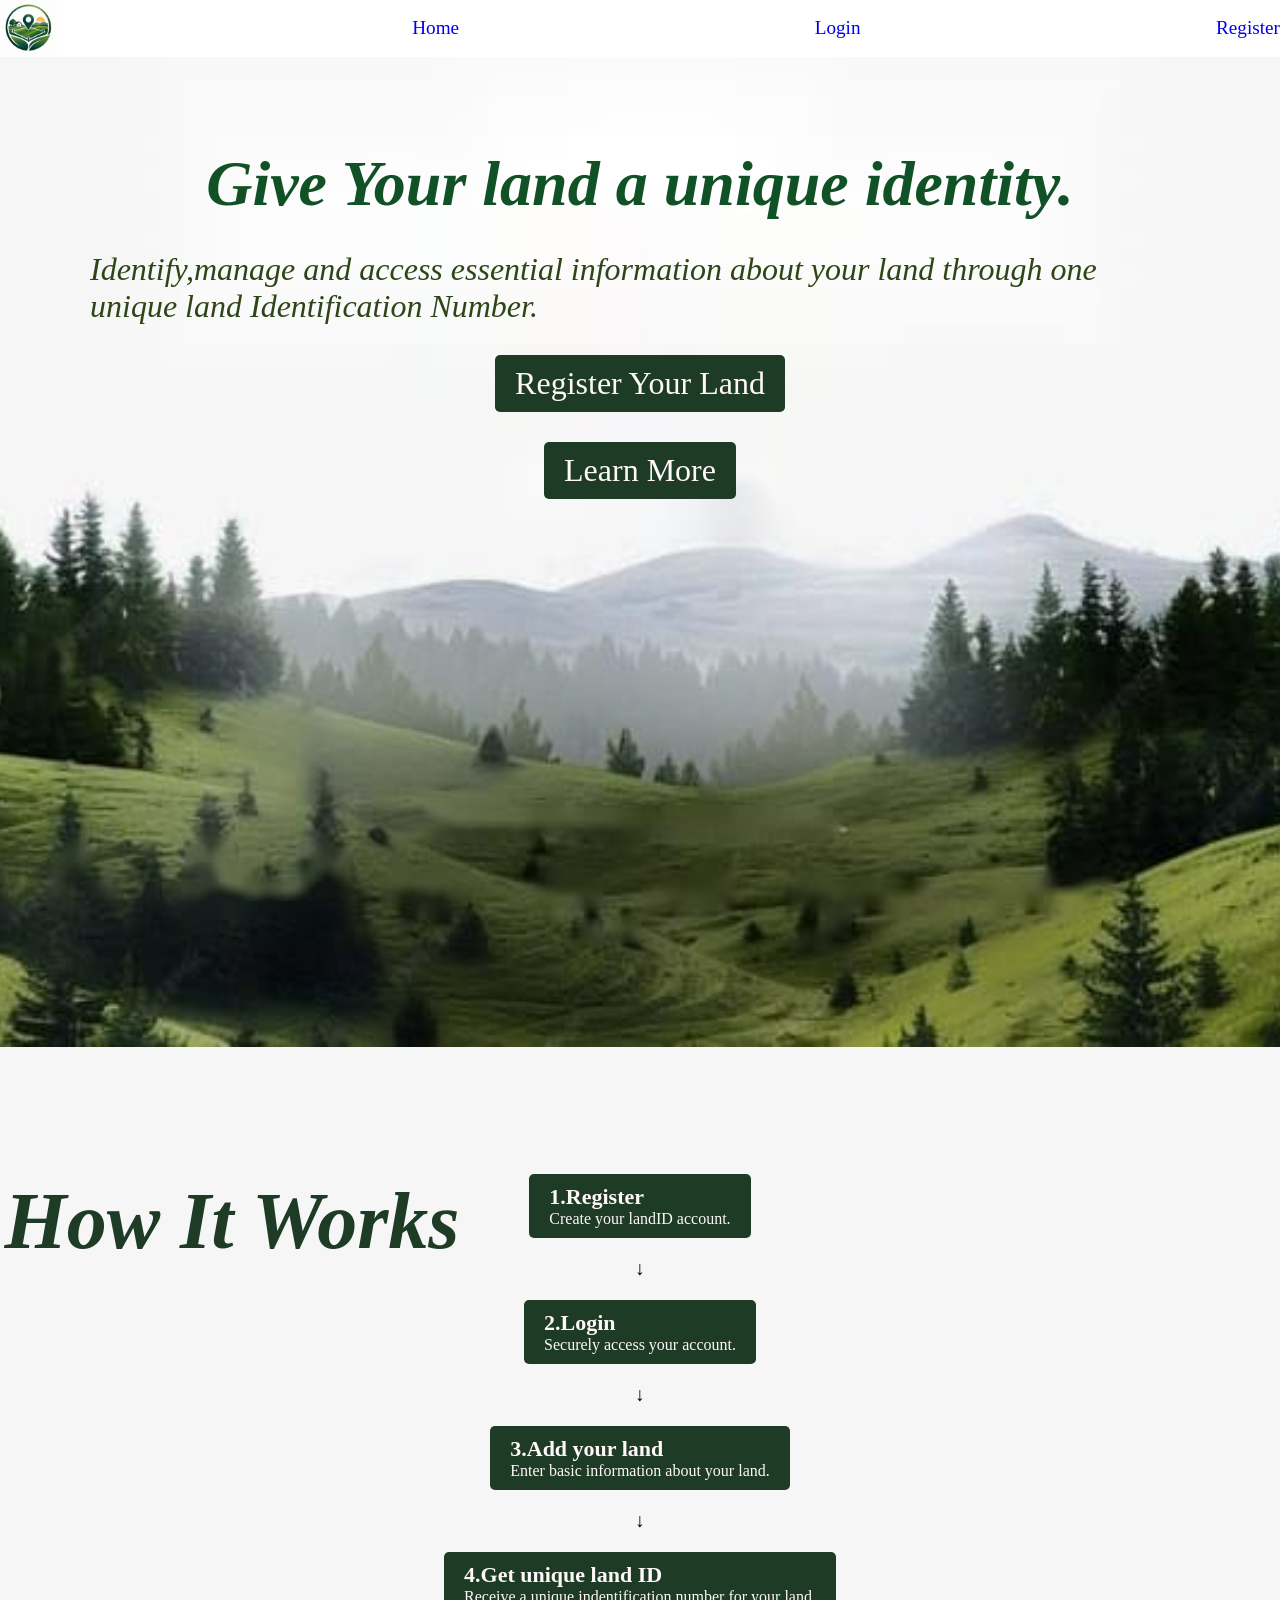
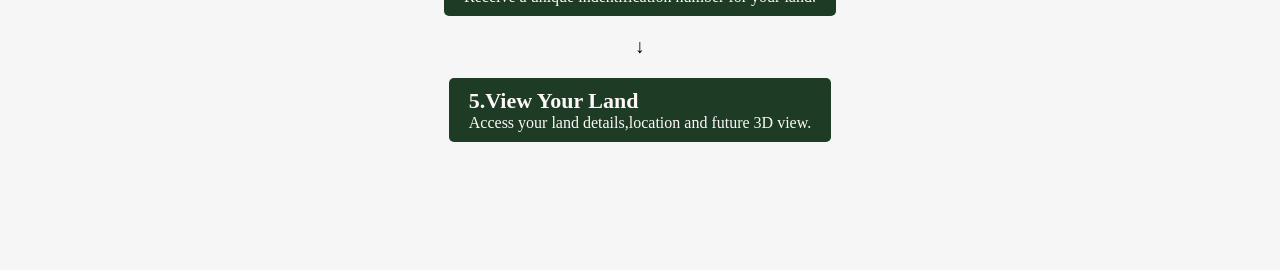
<file: index.html>
<!DOCTYPE html>
<html lang="en">

<head>
    <meta charset="UTF-8">
    <meta name="viewport" content="width=device-width, initial-scale=1.0">
    <title>Land-unique-ID-system</title>
    <style>
        * {
            margin: 0;
            padding: 0;
        }

        body {
            margin: 0;
            background-color: #f6f6f6;
        }

        #logo {
            height: 1.5cm;


        }

        .navbar {

            display: flex;
            justify-content: space-between;
            align-items: center;
            background-color: white;
            height: 1.5cm;
            font-family: Georgia, 'Times New Roman', Times, serif;
            font-size: larger;
            

        }

        .links {

            display: flex;
            gap: 150px;
            font-weight: 600;
            font-size: larger;

        }

        .hero {
            height: calc(100vh);
            background-image: url(Images/background.jpeg);
            background-size: cover;
            background-position: center;
            background-repeat: no-repeat;
            display: flex;
            flex-direction: column;
            gap: 30px;
            justify-content: left;
            align-items: center;
            margin: auto 0;
            padding: 90px 90px 0;


        }

        .heading {
            font-size: 400%;
            font-style: oblique;
            font-weight: 800;
            color: rgb(17, 81, 38);

        }

        .subheading {
            font-size: 200%;
            font-style: italic;
            color: rgb(46, 69, 24);


        }

        .hero-links {
            font-size: 200%;
            background-color: #1e3b26;
            color: rgb(255, 248, 248);
            padding: 10px 20px;
            border-radius: 5px;
            text-decoration: none;
        }

        .working {
            height: calc(91.5vh);
            display: flex;
            justify-content: center;
            flex-direction: column;
            align-items: center;
            gap: 20px;
        }

        h2 {
            font-size: 250%;
            text-align: center;
            color: #1e3b26;
            font-style: oblique;
            position: absolute;
            left: 50px;
            margin-bottom: 37%;


            transform: translate(-10%);
            font-size: 500%;


        }

        .arrow {
            font-size: larger;
            font-weight: 100%;
        }

        h3 {
            font-size: 22px;
            font-family: 'Times New Roman', Times, serif;
            display: flex;
            align-items: center;
        }

        .button-work {
            background-color: #1e3b26;
            color: rgb(255, 248, 248);
            padding: 10px 20px;
            border-radius: 5px;
            text-decoration: none;
            
        }
    </style>
</head>
<nav class="navbar">
    <img id="logo" src="Images/logo.jpeg" alt="Logo">
    <a style="text-decoration: none;" href="index.html">Home</a>
    <a style="text-decoration: none;" href="login.html">Login</a>
    <a style="text-decoration: none;" href="register.html">Register</a>
</nav>



<body>
    <main>
        <section>




            <div class="hero">

                <p class="heading">Give Your land a unique identity.</p>
                <p class="subheading">Identify,manage and access essential information about your land through one
                    unique land Identification
                    Number.</p>
                <a class="hero-links" href="register.html">Register Your Land</a>
                <a class="hero-links" href="#how-it-works">Learn More</a>

            </div>
        </section>

        <section>
            <div id="how-it-works" class="working">
                <h2>How It Works</h2>


                <span class="button-work">
                    <h3>1.Register</h3>
                    <p>Create your landID account.</p>
                </span>

                <div class="arrow">↓</div>


                <span class="button-work">
                    <h3>2.Login</h3>
                    <p>Securely access your account.</p>
                </span>


                <div class="arrow">↓</div>


                <span class="button-work">
                    <h3>3.Add your land</h3>
                    <p>Enter basic information about your land.</p>
                </span>

                <div class="arrow">↓</div>

                <span class="button-work">
                    <h3>4.Get unique land ID</h3>
                    <p>Receive a unique indentification number for your land.</p>
                </span>

                <div class="arrow">↓</div>

                <span class="button-work">
                    <h3> 5.View Your Land</h3>
                    <p>Access your land details,location and future 3D view.</p>

                </span>
            </div>



        </section>


    </main>
    <footer></footer>

</body>

</html>
</file>
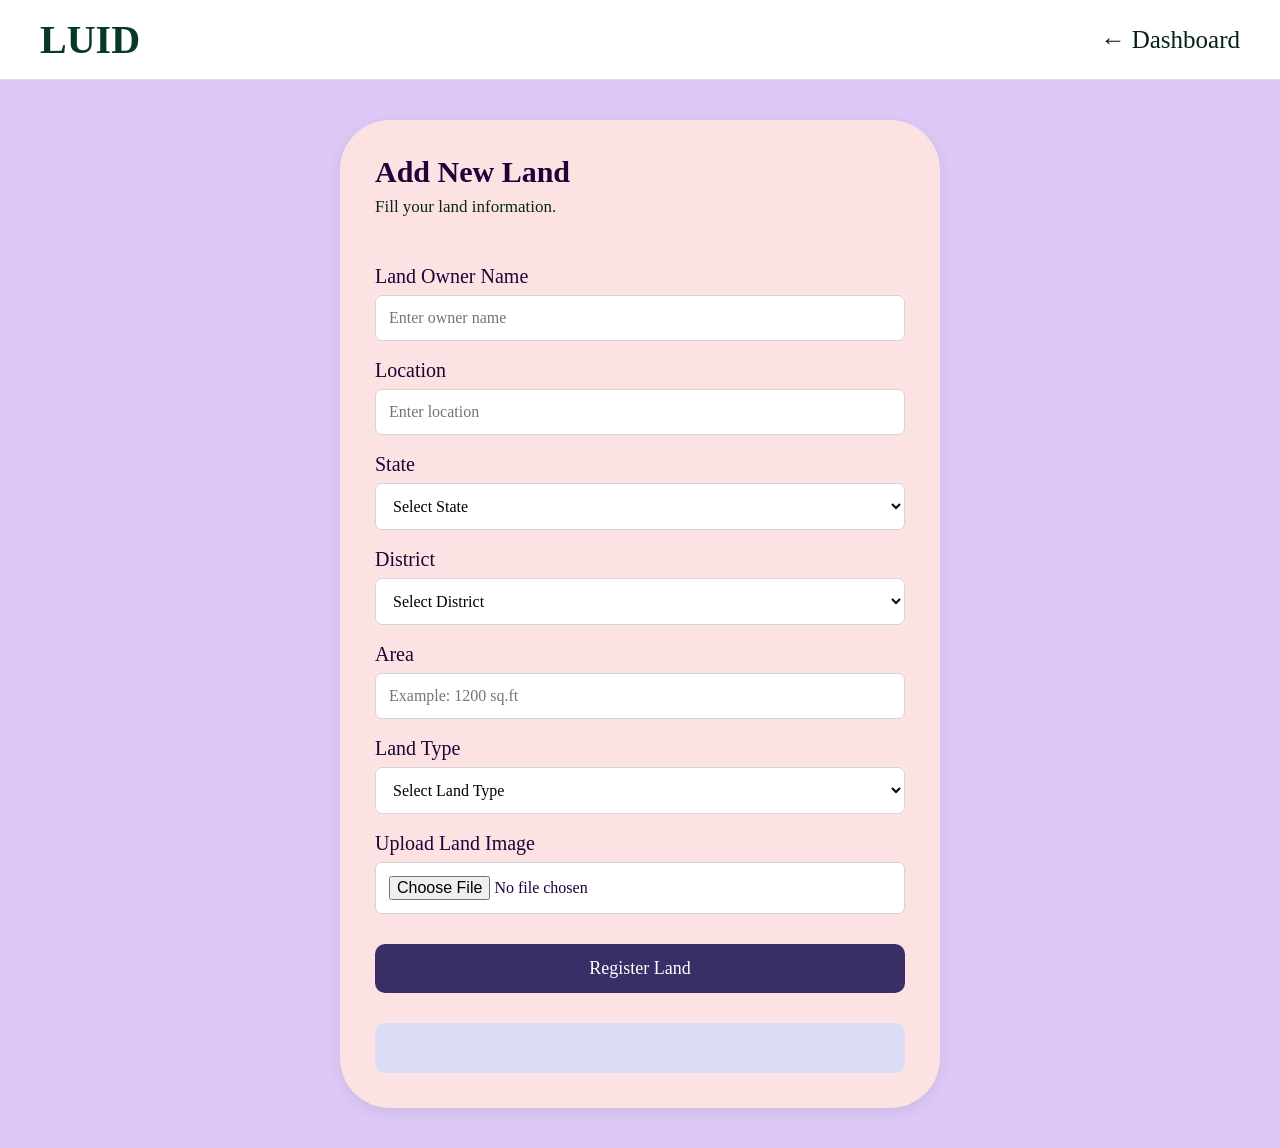
<file: add-land.html>
<!DOCTYPE html>
<html lang="en">

<head>
    <meta charset="UTF-8">
    <meta name="viewport" content="width=device-width, initial-scale=1.0">

    <title>Add New Land - LandID</title>

    <link rel="stylesheet" href="add-land.css">
</head>

<body>

    <!-- Header -->
    <header class="header">
        <h1>LUID</h1>

        <a href="dashboard.html">← Dashboard</a>
    </header>


    <!-- Main Content -->
    <main class="container">

        <h2>Add New Land</h2>

        <p class="subtitle">
            Fill your land information.
        </p>


        <!-- Land Form -->
        <form id="landForm">

            <!-- Owner -->
            <label for="ownerName">Land Owner Name</label>

            <input type="text" id="ownerName" placeholder="Enter owner name" required>


            <!-- Location -->
            <label for="location">Location</label>

            <input type="text" id="location" placeholder="Enter location" required>


            <!-- State -->
            <label for="state">State</label>

            <select id="state" required>

                <option value="">Select State</option>

                <option value="Maharashtra">Maharashtra</option>
                <option value="Gujarat">Gujarat</option>
                <option value="Karnataka">Karnataka</option>
                <option value="Delhi">Delhi</option>
                <option value="Rajasthan">Rajasthan</option>
                <option value="Goa">Goa</option>

            </select>


            <!-- District -->
            <label for="district">District</label>

            <select id="district" required>

                <option value="">Select District</option>

                <option value="Pune">Pune</option>
                <option value="Mumbai">Mumbai</option>
                <option value="Nashik">Nashik</option>
                <option value="Ahmedabad">Ahmedabad</option>
                <option value="Surat">Surat</option>
                <option value="Bengaluru">Bengaluru</option>
                <option value="Jaipur">Jaipur</option>
                <option value="Panaji">Panaji</option>

            </select>


            <!-- Area -->
            <label for="area">Area</label>

            <input type="text" id="area" placeholder="Example: 1200 sq.ft" required>


            <!-- Land Type -->
            <label for="landType">Land Type</label>

            <select id="landType" required>

                <option value="">Select Land Type</option>

                <option value="Agricultural Land">
                    Agricultural Land
                </option>

                <option value="Residential Land">
                    Residential Land
                </option>

                <option value="Commercial Land">
                    Commercial Land
                </option>

            </select>


            <!-- Image -->
            <label for="landImage">Upload Land Image</label>

            <input type="file" id="landImage" accept="image/*">


            <!-- Button -->
            <button type="submit">
                Register Land
            </button>

        </form>


        <!-- Result -->
        <div id="result"></div>

    </main>


    <script src="add-land.js"></script>

</body>

</html>
</file>
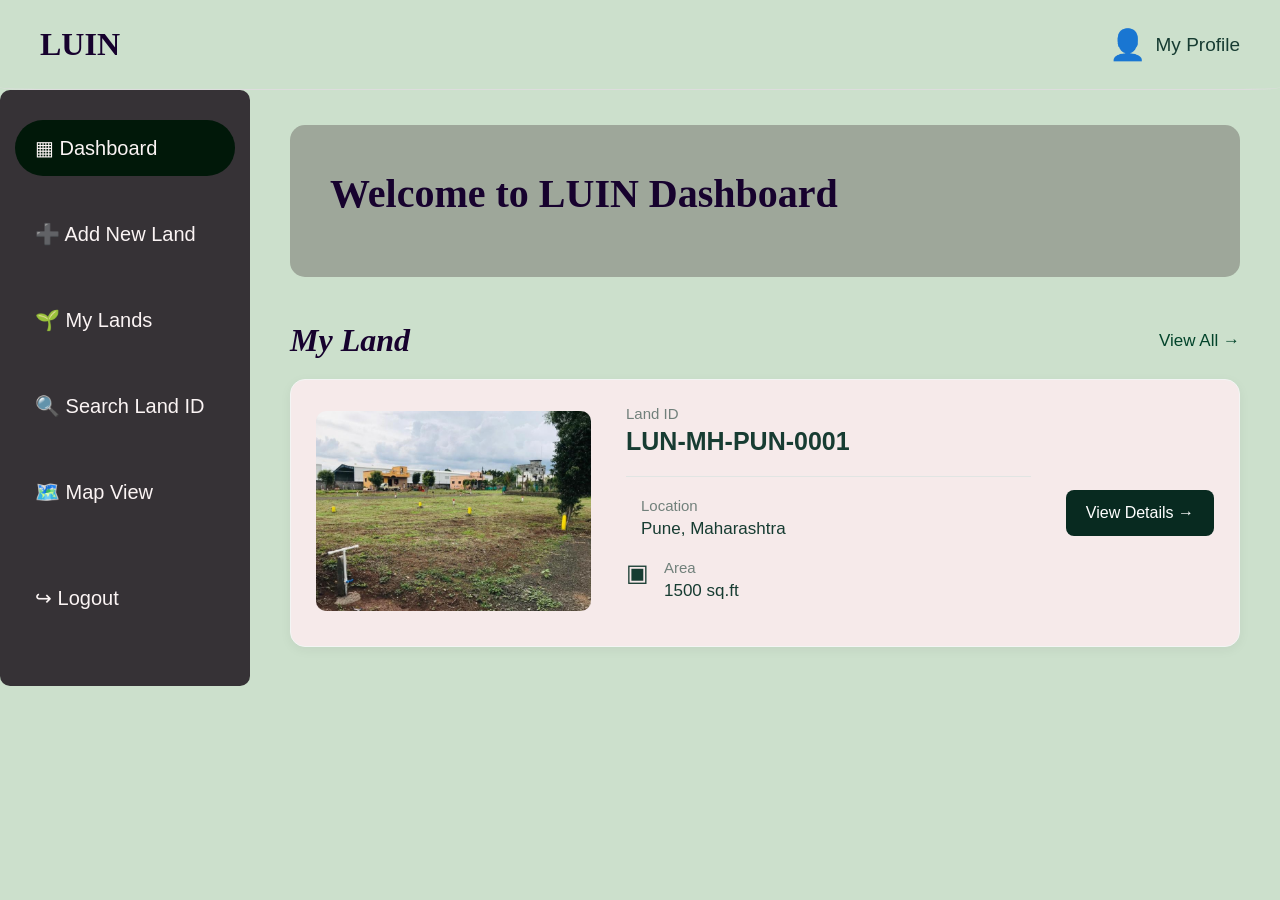
<file: dashboard.html>
<!DOCTYPE html>
<html lang="en">

<head>
    <meta charset="UTF-8">
    <meta name="viewport" content="width=device-width, initial-scale=1.0">

    <title>LandID Dashboard</title>

    <link rel="stylesheet" href="dashboard.css">
</head>

<body>

    <!-- Header -->
    <header class="header">
        

        <div  class="logo">
            <h1>LUIN</h1>
            
        </div>

        

        
        
        <div class="profile">
            <span>👤</span>
            <p>My Profile</p>
        </div>

    </header>


    <!-- Dashboard Layout -->
    <div class="dashboard-container">


        <!-- Sidebar -->
        <aside class="sidebar">

            <a href="dashboard.html" class="active">
                 ▦ Dashboard
            </a>

            <a href="add-land.html">
                ➕ Add New Land
            </a>

            <a href="my-land.html">
                🌱 My Lands
            </a>

            <a href="search-land.html">
                🔍 Search Land ID
            </a>

            <a href="map.html">
                🗺️ Map View
            </a>

            <a href="index.html" class="logout">
                ↪ Logout
            </a>

        </aside>


        <!-- Main Content -->
        <main class="main">


            <!-- Welcome Section -->
            <section class="welcome">

                <h1>Welcome to LUIN Dashboard</h1>

                
            </section>


            <!-- My Land -->
            <section class="my-land">

                <div class="section-title">

                    <h2>My Land</h2>

                    <a href="my-land.html">
                        View All →
                    </a>

                </div>


                <!-- Land Card -->
                <div class="land-card">


                    <!-- Land Image -->
                    <div class="land-image">

                        <img
                            src="Images/land.png"
                            alt="Registered Land"
                        >

                    </div>


                    <!-- Land Information -->
                    <div class="land-info">

                        <p class="label">
                            Land ID
                        </p>

                        <h3>
                            LUN-MH-PUN-0001
                        </h3>

                        <hr>


                        <div class="info">

                            <span></span>

                            <div>

                                <p class="label">
                                    Location
                                </p>

                                <p>
                                    Pune, Maharashtra
                                </p>

                            </div>

                        </div>


                        <div class="info">

                            <span>▣</span>

                            <div>

                                <p class="label">
                                    Area
                                </p>

                                <p>
                                    1500 sq.ft
                                </p>

                            </div>

                        </div>

                    </div>


                    <!-- View Details -->
                    <a
                        href="land-details.html"
                        class="view-button"
                    >
                        View Details →
                    </a>


                </div>

            </section>

        </main>

    </div>

</body>

</html>
</file>
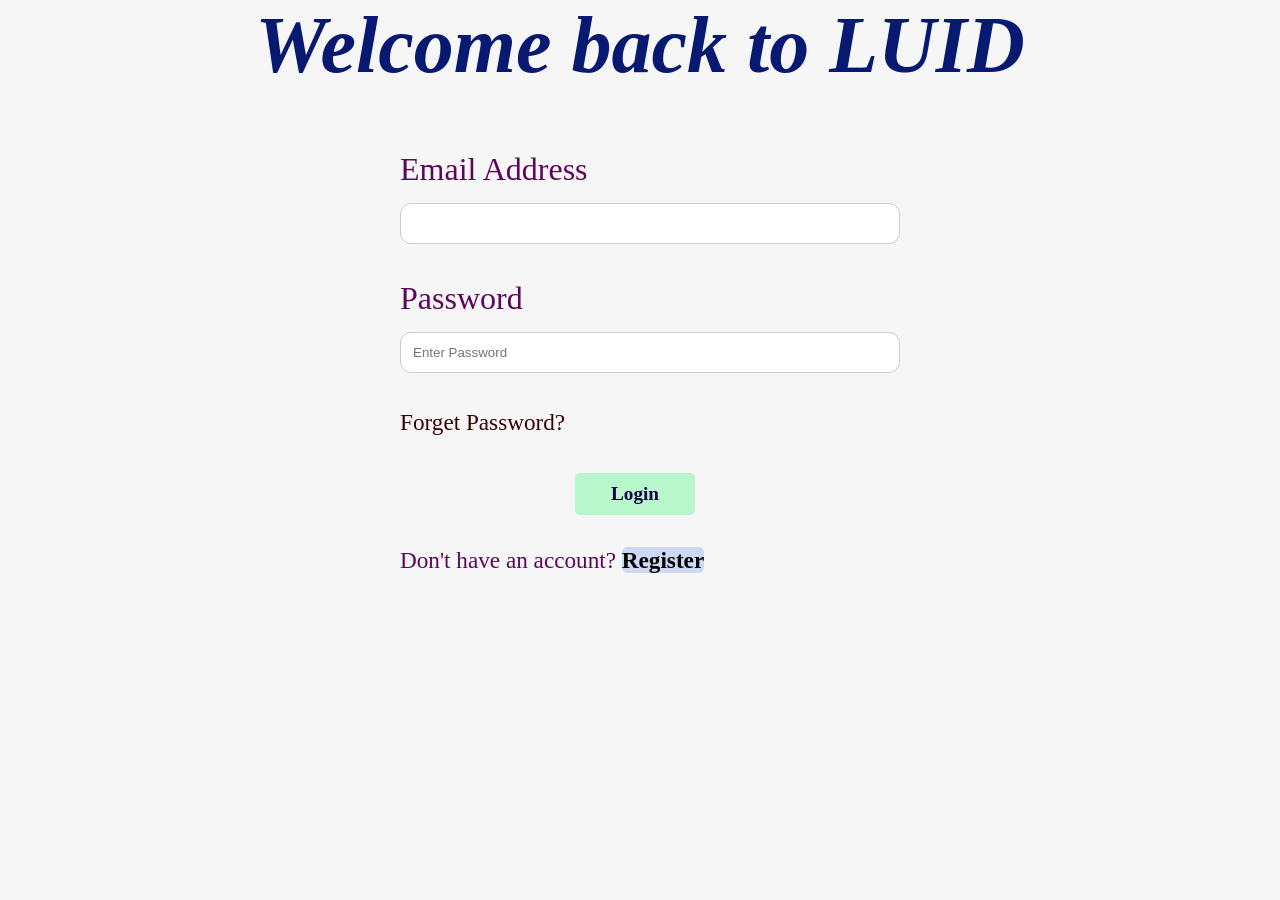
<file: login.html>
<!DOCTYPE html>
<html lang="en">

<head>
    <meta charset="UTF-8">
    <meta name="viewport" content="width=device-width, initial-scale=1.0">
    <title>Login</title>
    <style>
        body {
            margin: 0;
            background-color: #f6f6f6;
        }

        h1 {
            display: flex;
            justify-content: center;
            font-weight: 700;
            font-style: oblique;
            color: rgb(7, 25, 113);
            font-size: 500%;
            margin: 0;
        }

        form {

            display: flex;
            flex-direction: column;
            justify-content: center;
            padding: 20px 20px;
            border-radius: 57px;
            width: 500px;
        }

        label {
            display: block;
            margin-bottom: 6px;
            font-size: 28px;
        }

        input {
            width: 100%;
            padding: 12px;
            border: 1px solid #ccc;
            border-radius: 11px;
            box-sizing: border-box;
        }

        form {
            padding: 60px 400px;
            display: flex;
            gap: 9px;
            color: rgb(92, 7, 92);
        }

        label {
            font-size: 200%;
        }

        .login {
            background-color: #b8f6cb;
            color: rgb(19, 4, 71);
            padding: 10px 10px;
            border-radius: 5px;
            width: 20%;
            text-decoration: none;
            font-weight: 700;
            font-size: 120%;
            margin-top: 1px;
            margin-left: 35%;
            display: flex;
            justify-content: center;
            font-family: Georgia, 'Times New Roman', Times, serif;
        }

        .question {
            font-size: 145%;
        }

        .register {
            background-color: #cedaf3;
            color: black;
            border-radius: 5px;
            width: 30%;
            text-decoration: none;
            font-weight: 800;
        }

        .forget-password {
            text-decoration: none;
            font-size: 145%;
            color: rgb(56, 2, 2);
        }
    </style>
</head>

<body>
    <main>
        <section>
            <h1>Welcome back to LUID</h1>
            <form action="">
                <label for="email">Email Address</label>
                <input type="email" id="email" name="email"required> <br>

                <label for="password">Password</label>
                <input type="password" id="password" name="password" placeholder="Enter Password"required><br>
                <a class="forget-password" href="">Forget Password?</a><br>


                <a class="login" href="dashboard.html">Login</a>
                 <!-- <button typle="submit" class="login" >login</button> -->

                <p class="question">Don't have an account?
                    <a class="register" href="register.html">Register</a>
                </p>







            </form>
        </section>
    </main>
</body>

</html>
</file>
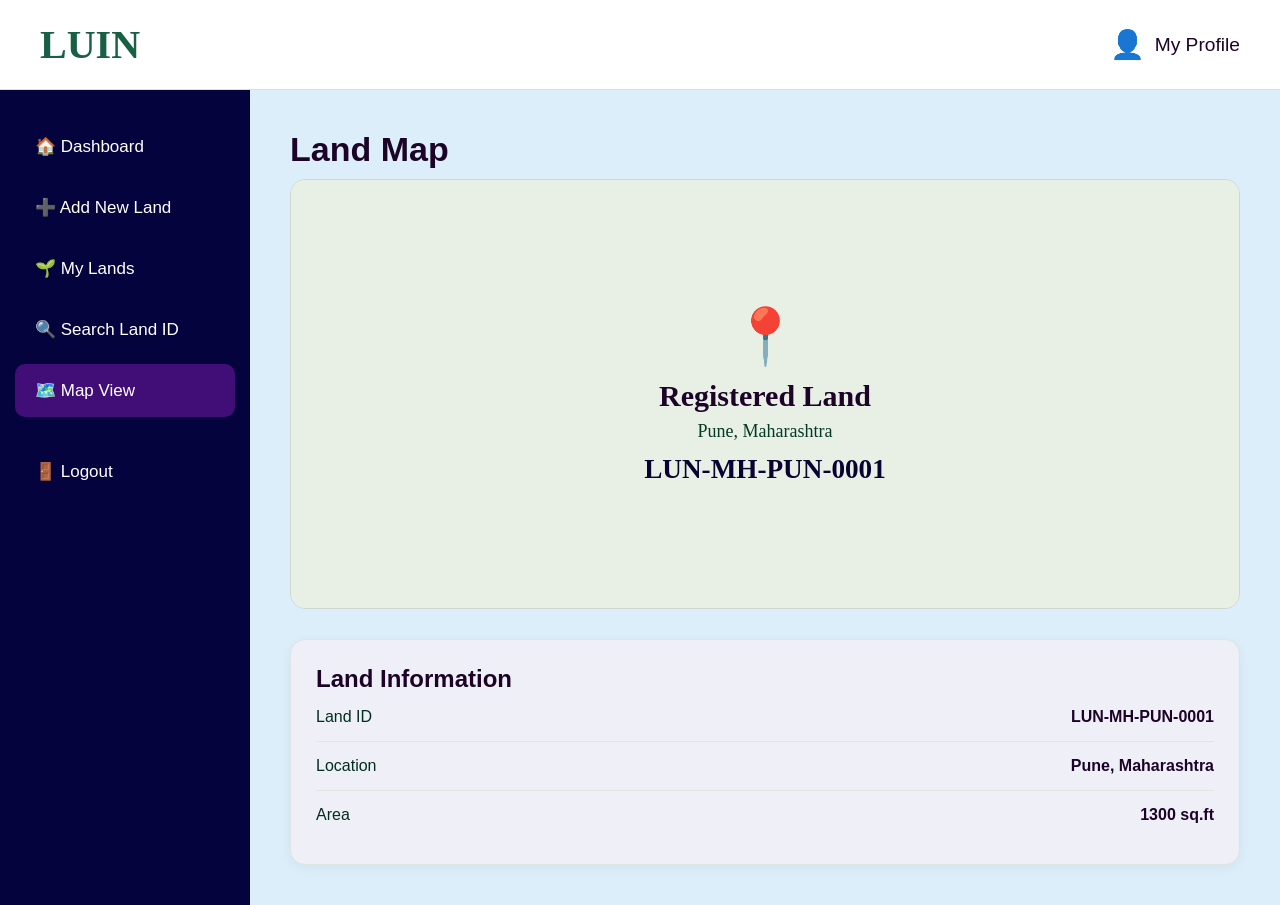
<file: map.html>
<!DOCTYPE html>
<html lang="en">

<head>
    <meta charset="UTF-8">
    <meta name="viewport" content="width=device-width, initial-scale=1.0">

    <title>Map View - LandID</title>

    <link rel="stylesheet" href="map.css">
</head>

<body>

    <!-- Header -->
    <header class="header">

        <div class="logo">
            <h1>LUIN</h1>
            
        </div>

        

        <div class="profile">
            <span>👤</span>
            <p>My Profile</p>
        </div>

    </header>


    <!-- Layout -->
    <div class="layout">

        <!-- Sidebar -->
        <aside class="sidebar">

            <a href="dashboard.html">
                🏠 Dashboard
            </a>

            <a href="add-land.html">
                ➕ Add New Land
            </a>

            <a href="my-land.html">
                🌱 My Lands
            </a>

            <a href="search-land.html">
                🔍 Search Land ID
            </a>

            <a href="map.html" class="active">
                🗺️ Map View
            </a>

            <a href="index.html" class="logout">
                🚪 Logout
            </a>

        </aside>


        <!-- Main Content -->
        <main class="main">

            <h1>Land Map</h1>

            


            <!-- Map -->
            <div class="map-container">

                <div class="map-placeholder">

                    <div class="location-marker">
                        📍
                    </div>

                    <h2>Registered Land</h2>

                    <p>
                        Pune, Maharashtra
                    </p>

                    <p class="land-id">
                        LUN-MH-PUN-0001
                    </p>

                </div>

            </div>


            <!-- Land Information -->
            <div class="land-info">

                <h2>Land Information</h2>

                <div class="info-row">
                    <span>Land ID</span>
                    <strong>LUN-MH-PUN-0001</strong>
                </div>

                <div class="info-row">
                    <span>Location</span>
                    <strong>Pune, Maharashtra</strong>
                </div>

                <div class="info-row">
                    <span>Area</span>
                    <strong>1300 sq.ft</strong>
                </div>

            </div>

        </main>

    </div>

</body>

</html>
</file>
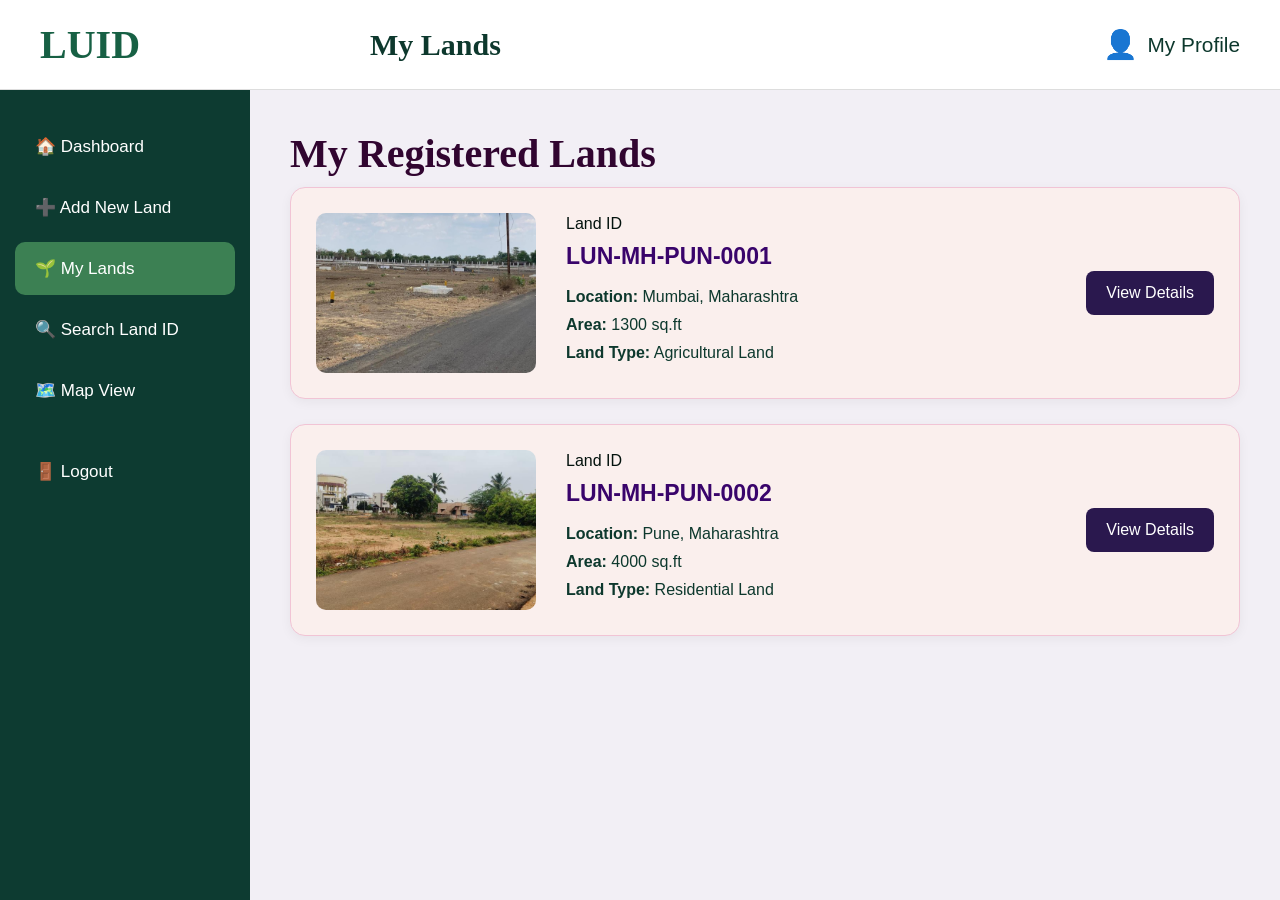
<file: my-land.html>
<!DOCTYPE html>
<html lang="en">

<head>
    <meta charset="UTF-8">
    <meta name="viewport" content="width=device-width, initial-scale=1.0">

    <title>My Lands - LandID</title>

    <link rel="stylesheet" href="my-land.css">
</head>

<body>

    <!-- Header -->
    <header class="header">

        <div class="logo">
            <h1>LUID</h1>
            
        </div>

        <h2>My Lands</h2>

        <div class="profile">
            <span>👤</span>
            <p>My Profile</p>
        </div>

    </header>


    <!-- Main Layout -->
    <div class="layout">


        <!-- Sidebar -->
        <aside class="sidebar">

            <a href="dashboard.html">
                🏠 Dashboard
            </a>

            <a href="add-land.html">
                ➕ Add New Land
            </a>

            <a href="my-land.html" class="active">
                🌱 My Lands
            </a>

            <a href="search-land.html">
                🔍 Search Land ID
            </a>

            <a href="map.html">
                🗺️ Map View
            </a>

            <a href="index.html" class="logout">
                🚪 Logout
            </a>

        </aside>


        <!-- Main Content -->
        <main class="main">

            <h1>My Registered Lands</h1>

            

            <!-- Land Card 1 -->
            <div class="land-card">

                <img
                    src="Images/land2.png"
                    alt="Land Image"
                >

                <div class="land-info">

                    <p class="label">Land ID</p>

                    <h2>LUN-MH-PUN-0001</h2>

                    <p>
                        <strong>Location:</strong>
                        Mumbai, Maharashtra
                    </p>

                    <p>
                        <strong>Area:</strong>
                        1300 sq.ft
                    </p>

                    <p>
                        <strong>Land Type:</strong>
                        Agricultural Land
                    </p>

                </div>

                <a
                    href="land-details.html"
                    class="view-button"
                >
                    View Details
                </a>

            </div>


            <!-- Land Card 2 -->
            <div class="land-card">

                <img
                    src="Images/land1.png"
                    alt="Land Image"
                >

                <div class="land-info">

                    <p class="label">Land ID</p>

                    <h2>LUN-MH-PUN-0002</h2>

                    <p>
                        <strong>Location:</strong>
                        Pune, Maharashtra
                    </p>

                    <p>
                        <strong>Area:</strong>
                        4000 sq.ft
                    </p>

                    <p>
                        <strong>Land Type:</strong>
                        Residential Land
                    </p>

                </div>

                <a
                    href="land-details.html"
                    class="view-button"
                >
                    View Details
                </a>

            </div>

        </main>

    </div>

</body>

</html>
</file>
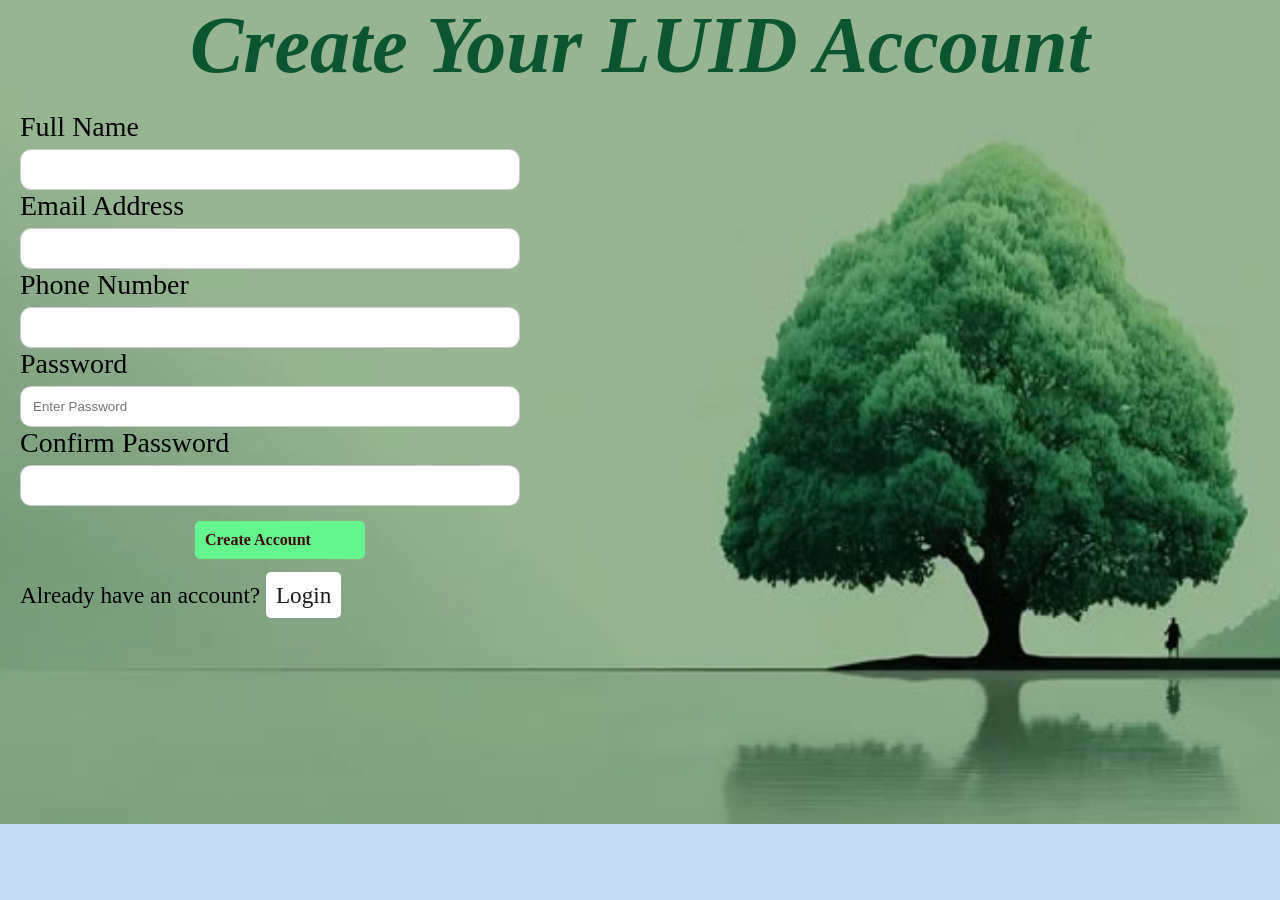
<file: register.html>
<!DOCTYPE html>
<html lang="en">

<head>
    <meta charset="UTF-8">
    <meta name="viewport" content="width=device-width, initial-scale=1.0">
    <title>Registration</title>
    <style>
        body {
            margin: 0;
            background-color: #f6f6f6;
            background-image: url(Images/register-background.jpeg);
            background-size: cover;
            background-position: center;
            background-repeat: no-repeat;
            background-color: #C5DCF2;
            height: calc(91.5vh);


        }

        h1 {
            color: #0b5531;
            font-style: oblique;
            font-size: 500%;
            display: flex;
            justify-content: center;
            margin: 0;

        }


        form {

            display: flex;
            flex-direction: column;
            justify-content: center;

            padding: 20px 20px;
            border-radius: 57px;

            width: 500px;

        }

        label {
            display: block;
            margin-bottom: 6px;
            font-size: 28px;


        }

        input {
            width: 100%;
            padding: 12px;
            border: 1px solid #ccc;
            border-radius: 11px;
            box-sizing: border-box;


        }

        .account {
            background-color: #64f58f;
            color: rgb(68, 5, 5);
            padding: 10px 10px;
            border-radius: 5px;
            width: 30%;
            text-decoration: none;
            font-weight: 800;
            font-size: 100%;
            margin-top: 15px;
            margin-left: 35%;
            font-family: Georgia, 'Times New Roman', Times, serif;



        }

        .question {
            font-size: 145%;

        }

        .login {
            text-decoration: none;
            color: rgb(23, 27, 25);
            padding: 10px 10px;
            border-radius: 5px;
            background-color: white;
            height: 12px;
        }
    </style>
</head>

<body>
    <main>
        <section>
            <h1>Create Your LUID Account</h1>

            <form>

                <label for="name">Full Name</label>
                <input type="text" id="name" name="name"required>

                <label for="email">Email Address</label>
                <input type="email" id="email" name="email"required>

                <label for="mobile">Phone Number</label>
                <input type="tel" id="mobile" name="mobile"required>

                <label for="password">Password</label>
                <input type="password" id="password" name="password" placeholder="Enter Password"required>

                <label for="password">Confirm Password</label>
                <input type="password" id="confirm-password" name="confirm-password"required>

                <a class="account" href="login.html">Create Account</a>
                 <!-- <button typle="submit" class="account" >Create Account</button> -->

                <p class="question">Already have an account?
                    <a class="login" href="login.html">Login</a>
                </p>





















            </form>
        </section>
    </main>

</body>

</html>
</file>
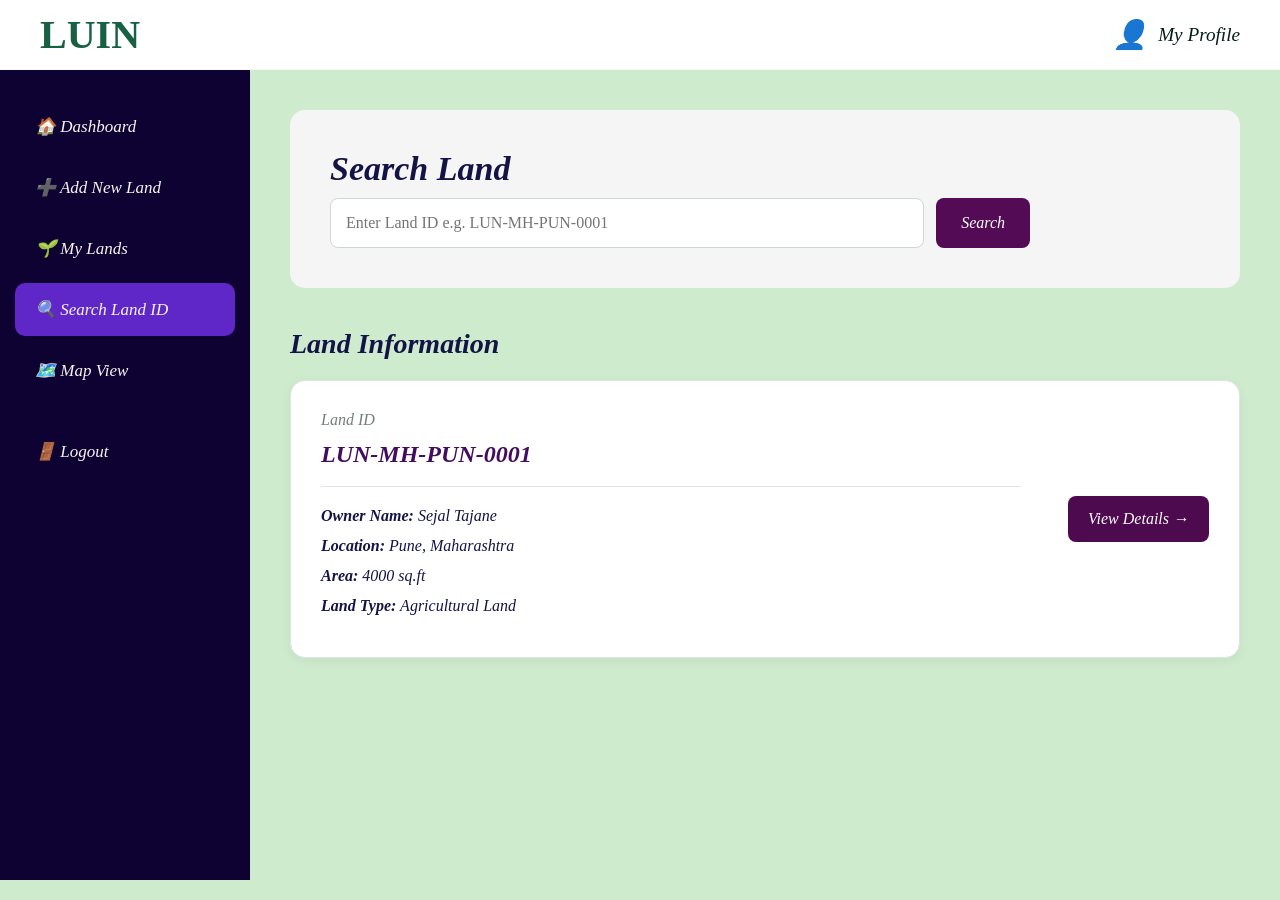
<file: search-land.html>
<!DOCTYPE html>
<html lang="en">

<head>
    <meta charset="UTF-8">
    <meta name="viewport" content="width=device-width, initial-scale=1.0">

    <title>Search Land ID - LandID</title>

    <link rel="stylesheet" href="search-land.css">
</head>

<body>

    <!-- Header -->
    <header class="header">

        <div class="logo">
            <h1>LUIN</h1>
            
        </div>

        

        <div class="profile">
            <span>👤</span>
            <p>My Profile</p>
        </div>

    </header>


    <!-- Layout -->
    <div class="layout">

        <!-- Sidebar -->
        <aside class="sidebar">

            <a href="dashboard.html">
                🏠 Dashboard
            </a>

            <a href="add-land.html">
                ➕ Add New Land
            </a>

            <a href="my-land.html">
                🌱 My Lands
            </a>

            <a href="search-land.html" class="active">
                🔍 Search Land ID
            </a>

            <a href="map.html">
                🗺️ Map View
            </a>

            <a href="index.html" class="logout">
                🚪 Logout
            </a>

        </aside>


        <!-- Main Content -->
        <main class="main">

            <div class="search-section">

                <h1>Search Land</h1>

               


                <div class="search-box">

                    <input
                        type="text"
                        placeholder="Enter Land ID e.g. LUN-MH-PUN-0001"
                    >

                    <button>
                        Search
                    </button>

                </div>

            </div>


            <!-- Sample Result -->
            <section class="result-section">

                <h2>Land Information</h2>

                <div class="land-card">

                    <div class="land-info">

                        <p class="label">Land ID</p>

                        <h2>LUN-MH-PUN-0001</h2>

                        <hr>

                        <p>
                            <strong>Owner Name:</strong>
                            Sejal Tajane
                        </p>

                        <p>
                            <strong>Location:</strong>
                            Pune, Maharashtra
                        </p>

                        <p>
                            <strong>Area:</strong>
                            4000 sq.ft
                        </p>

                        <p>
                            <strong>Land Type:</strong>
                            Agricultural Land
                        </p>

                    </div>

                    <a href="land-details.html" class="view-button">
                        View Details →
                    </a>

                </div>

            </section>

        </main>

    </div>

</body>

</html>
</file>
<file: add-land.css>
/* -------------------------
   Basic
------------------------- */

* {
    margin: 0;
    padding: 0;
    box-sizing: border-box;
}

body {
    font-family:'Times New Roman', Times, serif;
    background-color: #ddc9f6;
    color: #1e033a;
}


/* -------------------------
   Header
------------------------- */

.header {
    height: 80px;

    background-color:white;

    display: flex;
    align-items: center;
    justify-content: space-between;
    

    padding: 0 40px;

    border-bottom: 1px solid #ddd;
}

.header h1 {
    color: #083826;
    font-size: 40px;
}

.header a {
    color: #062117;
    text-decoration: none;
    font-size: 25px;
}


/* -------------------------
   Container
------------------------- */

.container {
    width: 600px;

    margin: 40px auto;

    background-color: rgb(252, 226, 226);

    padding: 35px;

    border-radius: 50px;

    box-shadow: 0 4px 15px rgba(0, 0, 0, 0.08);
}

.container h2 {
    font-size: 30px;
    margin-bottom: 8px;
}

.subtitle {
    color: #08271c;
    margin-bottom: 30px;
    font-size: 17px;
}


/* -------------------------
   Form
------------------------- */

form {
    display: flex;
    flex-direction: column;
}

label {
    font-size: 20px;

    margin-bottom: 7px;

    margin-top: 18px;
}

input,
select {
    width: 100%;

    padding: 13px;

    border: 1px solid #cfd8d4;

    border-radius: 7px;

    font-size: 16px;

    background-color: white;
    font-family: 'Times New Roman', Times, serif;
}

input:focus,
select:focus {
    outline: none;

    border-color: #176044;
}


/* -------------------------
   Button
------------------------- */

button {
    margin-top: 30px;

    padding: 14px;

    border: none;

    border-radius: 10px;

    background-color: #3a2e66;

    color: white;

    font-size: 18px;

    cursor: pointer;
    font-family: 'Times New Roman', Times, serif;
    
}

button:hover {
    background-color: #701766;
}


/* -------------------------
   Result
------------------------- */

#result {
    margin-top: 30px;

    padding: 25px;

    background-color: #dbdbf6;

    border-radius: 10px;

    text-align: center;
}

#result h2 {
    color: #131e19;

    font-size: 22px;

    margin-bottom: 15px;
}

#result p {
    margin-bottom: 8px;
}

#result h3 {
    font-size: 28px;

    color: #0a201b;

    letter-spacing: 1px;
}
</file>
<file: dashboard.css>
/* =========================
   BASIC
========================= */

* {
    margin: 0;
    padding: 0;
    box-sizing: border-box;
}

body {
    font-family: Arial, sans-serif;

    background-color: #cce0cc;

    color: #173c32;
}


/* =========================
   HEADER
========================= */

.header {
    height: 90px;

    /* background-color: rgb(240, 238, 246); */

    display: flex;

    align-items: center;

    padding: 0 40px;

    border-bottom: 1px solid #dddddd;
    border-radius: 3%;

    width: 100%;

}



h1 {
    
    color: #17022e;
    font-family: Georgia, 'Times New Roman', Times, serif;
    font-size: large;
    font-size: 200%;

}






/* Profile */

.profile {
    margin-left: auto;

    display: flex;

    align-items: center;

    gap: 10px;

    font-size: 19px;
}

.profile span {
    font-size: 30px;
}


/* =========================
   DASHBOARD LAYOUT
========================= */

.dashboard-container {
    display: flex;
}


/* =========================
   SIDEBAR
========================= */

.sidebar {
    width: 250px;

    min-height: calc(vh - 90px);
    border-radius: 10px;


    background-color: #363236;

    padding: 30px 15px;

    display: flex;

    flex-direction: column;

}


.sidebar a {
    color: rgb(251, 244, 244);

    text-decoration: none;

    font-size: 20px;

    padding: 16px 20px;

    margin-bottom: 30px;

    border-radius: 100000px;
}


/* Active */

.sidebar a.active {
    background-color: #011809;
}


/* Hover */

.sidebar a:hover {
    background-color: #011809;
}


/* Logout */

.sidebar .logout {
    margin-top: 20px;
}


/* =========================
   MAIN CONTENT
========================= */

.main {
    flex: 1;

    padding: 35px 40px;
}


/* =========================
   WELCOME
========================= */

.welcome {
    background-color: #9ea79a;

    padding: 45px 40px;

    border-radius: 15px;

    margin-bottom: 45px;
}

.welcome h1 {
    font-size: 40px;

    margin-bottom: 15px;
}




/* =========================
   MY LAND TITLE
========================= */

.section-title {
    display: flex;

    align-items: center;

    justify-content: space-between;

    margin-bottom: 20px;
}

.section-title h2 {
    font-size: 32px;
    font-style: oblique;
    font-family: Georgia, 'Times New Roman', Times, serif;
    color: #17022e;
}

.section-title a {
    color: #03442b;

    text-decoration: none;

    font-size: 17px;
}


/* =========================
   LAND CARD
========================= */

.land-card {
    background-color: rgb(246, 234, 234);

    border: 1px solid #f3f5f4;

    border-radius: 15px;

    padding: 25px;

    display: flex;

    align-items: center;

    gap: 35px;

    box-shadow:
        0 3px 12px rgba(0, 0, 0, 0.05);
}


/* Land Image */

.land-image img {
    width: 275px;

    height: 200px;

    object-fit: cover;

    border-radius: 10px;
}


/* =========================
   LAND INFORMATION
========================= */

.land-info {
    flex: 1;
}

.label {
    color: #71807b;

    font-size: 15px;

    margin-bottom: 5px;
}

.land-info h3 {
    font-size: 25px;

    margin-bottom: 20px;
}


/* line */

.land-info hr {
    border: none;

    border-top: 1px solid #e1e5e3;

    margin-bottom: 20px;
}


/* Location / Area */

.info {
    display: flex;

    gap: 15px;

    margin-bottom: 20px;
}

.info>span {
    font-size: 24px;
}

.info p:last-child {
    font-size: 17px;
}


/* =========================
   VIEW DETAILS BUTTON
========================= */

.view-button {
    background-color: #082a20;

    color: white;

    text-decoration: none;

    padding: 14px 20px;

    border-radius: 8px;

    white-space: nowrap;
}

.view-button:hover {
    background-color: #569c8f;
}
</file>
<file: map.css>
* {
    margin: 0;
    padding: 0;
    box-sizing: border-box;
}

body {
    font-family: Arial, sans-serif;
    background-color: #dbeef9;
    color: #1c0327;
}


/* HEADER */

.header {
    height: 90px;
    background-color: white;

    display: flex;
    align-items: center;

    padding: 0 40px;

    border-bottom: 1px solid #ddd;
}



.logo h1 {
    color: #176044;
    font-size: 40px;
    
    font-family: Georgia, 'Times New Roman', Times, serif;
}

/* 
.header h2 {
    font-size: 30px;
} */

.profile {
    margin-left: auto;

    display: flex;
    align-items: center;
    gap: 10px;
    font-size: 120%;
}

.profile span {
    font-size: 28px;
}


/* LAYOUT */

.layout {
    display: flex;
}


/* SIDEBAR */

.sidebar {
    width: 250px;

    min-height: calc(100vh - 90px);

    background-color: #04033e;

    padding: 30px 15px;

    display: flex;
    flex-direction: column;
}

.sidebar a {
    color: white;
    text-decoration: none;

    font-size: 17px;

    padding: 16px 20px;

    margin-bottom: 8px;

    border-radius: 10px;
}

.sidebar a.active {
    background-color: #400e76;
}

.sidebar a:hover {
    background-color: #400e76;
}

.sidebar .logout {
    margin-top: 20px;
}


/* MAIN */

.main {
    flex: 1;
    padding: 40px;
}

.main > h1 {
    font-size: 34px;
    margin-bottom: 10px;
    font-family:   sans-serif;
}



/* MAP */

.map-container {
    height: 430px;

    background-color: #dfe9dc;

    border: 1px solid #ccd8ce;

    border-radius: 15px;

    overflow: hidden;

    margin-bottom: 30px;
}

.map-placeholder {
    height: 100%;

    display: flex;
    flex-direction: column;

    align-items: center;
    justify-content: center;

    text-align: center;

    background-color: #e8f0e5;
     font-family:Georgia, 'Times New Roman', Times, serif;
}

.location-marker {
    font-size: 55px;
    margin-bottom: 10px;
}

.map-placeholder h2 {
    font-size: 30px;
    margin-bottom: 8px;
}

.map-placeholder p {
    font-size: 18px;
    color: #023a26;
}

.map-placeholder .land-id {
    margin-top: 12px;
    color: #080330;
    font-weight: bold;
    font-size: 170%;
}


/* LAND INFORMATION */

.land-info {
    background-color: rgb(239, 240, 247);

    padding: 25px;

    border-radius: 15px;

    border: 1px solid #dfe5e2;

    box-shadow: 0 3px 12px rgba(0, 0, 0, 0.05);
}



.info-row {
    display: flex;
    justify-content: space-between;

    padding: 15px 0;

    border-bottom: 1px solid #e1e5e3;
}

.info-row:last-child {
    border-bottom: none;
}

.info-row span {
    color: #012e1f;
}
</file>
<file: my-land.css>
/* =========================
   BASIC
========================= */

* {
    margin: 0;
    padding: 0;
    box-sizing: border-box;
}

body {
    font-family: Arial, sans-serif;

    background-color: #f2eff5;

    color: #0d382d;
}


/* =========================
   HEADER
========================= */

.header {
    height: 90px;

    background-color: white;

    display: flex;

    align-items: center;

    padding: 0 40px;

    border-bottom: 1px solid #ddd;
}


/* Logo */

.logo {
    width: 330px;
}

.logo h1 {
    color: #176044;

    font-size: 40px;
    font-family: 'Times New Roman', Times, serif;
}

/* .logo p {
    font-size: 10px;

    letter-spacing: 1px;

    color: #666;
} */


/* Heading */

.header h2 {
    font-size: 30px;
    font-family: Georgia, 'Times New Roman', Times, serif;
}


/* Profile */

.profile {
    margin-left: auto;

    display: flex;

    align-items: center;

    gap: 10px;
    font-size: 130%;
}

.profile span {
    font-size: 28px;
}


/* =========================
   LAYOUT
========================= */

.layout {
    display: flex;
}


/* =========================
   SIDEBAR
========================= */

.sidebar {
    width: 250px;

    min-height: calc(100vh - 90px);

    background-color: #0d3b31;

    padding: 30px 15px;

    display: flex;

    flex-direction: column;
}

.sidebar a {
    color: white;

    text-decoration: none;

    font-size: 17px;

    padding: 16px 20px;

    margin-bottom: 8px;

    border-radius: 10px;
}


/* Active */

.sidebar a.active {
    background-color: #3c8053;
}


/* Hover */

.sidebar a:hover {
    background-color: #3c8053;
}


/* Logout */

.sidebar .logout {
    margin-top: 20px;
}


/* =========================
   MAIN
========================= */

.main {
    flex: 1;

    padding: 40px;
}

.main > h1 {
    font-size: 40px;

    margin-bottom: 10px;
    font-family: 'Times New Roman', Times, serif;
    color: #310530;
}

.subtitle {
    color: #68736f;

    font-size: 17px;

    margin-bottom: 30px;
}


/* =========================
   LAND CARD
========================= */

.land-card {
    background-color: rgb(250, 239, 237);

    border: 1px solid #f1c4d5;

    border-radius: 15px;

    padding: 25px;

    margin-bottom: 25px;

    display: flex;

    align-items: center;

    gap: 30px;

    box-shadow:
        0 3px 12px rgba(0, 0, 0, 0.05);
}


/* Image */

.land-card img {
    width: 220px;

    height: 160px;

    object-fit: cover;

    border-radius: 10px;
}


/* Information */

.land-info {
    flex: 1;
}

.label {
    color: #03120d;

    font-size: 14px;

    margin-bottom: 5px;
}

.land-info h2 {
    color: #39046b;

    font-size: 23px;

    margin-bottom: 18px;
}

.land-info p {
    font-size: 16px;

    margin-bottom: 10px;
}


/* =========================
   BUTTON
========================= */

.view-button {
    background-color: #2a184e;

    color: white;

    text-decoration: none;

    padding: 13px 20px;

    border-radius: 8px;

    white-space: nowrap;
}

.view-button:hover {
    background-color: #588ccb;
}
</file>
<file: search-land.css>
/* =========================
   BASIC
========================= */

* {
    margin: 0;
    padding: 0;
    box-sizing: border-box;
}

body {
    font-family: Arial, sans-serif;
    background-color: #ceebce;
    color: #141346;
}


/* =========================
   HEADER
========================= */

.header {
    height: 70px;
    background-color: white;

    display: flex;
    align-items: center;

    padding: 0 40px;

    border-bottom: 1px solid #fbfafa;
}



.logo h1 {
    color: #176044;
    font-size: 40px;
    font-family: 'Times New Roman', Times, serif;
}



.profile {
    margin-left: auto;

    display: flex;
    align-items: center;
    color: #041d18;

    gap: 10px;
    font-size: 120%;
    font-style: oblique;
    font-family: Georgia, 'Times New Roman', Times, serif;
}

.profile span {
    font-size: 28px;
    
}


/* =========================
   LAYOUT
========================= */

.layout {
    display: flex;
}


/* =========================
   SIDEBAR
========================= */

.sidebar {
    width: 250px;

    min-height: calc(100vh - 90px);

    background-color: #0d0231;

    padding: 30px 15px;

    display: flex;
    flex-direction: column;
}

.sidebar a {
    color: rgb(247, 244, 244);
    text-decoration: none;

    font-size: 17px;

    padding: 16px 20px;

    margin-bottom: 8px;

    border-radius: 10px;
    font-style: oblique;
    font-family: Georgia, 'Times New Roman', Times, serif;
}

.sidebar a.active {
    background-color: #5f27c8;
}

.sidebar a:hover {
    background-color: #6486cf;
}

.sidebar .logout {
    margin-top: 20px;
}


/* =========================
   MAIN
========================= */

.main {
    flex: 1;

    padding: 40px;
}


/* =========================
   SEARCH SECTION
========================= */

.search-section {
    background-color: whitesmoke;

    padding: 40px;

    border-radius: 15px;

    margin-bottom: 40px;
}

.search-section h1 {
    font-size: 34px;

    margin-bottom: 10px;
    font-style: oblique;
    font-family: Georgia, 'Times New Roman', Times, serif;
}

.search-section p {
    color: whitesmoke;

    font-size: 17px;

    margin-bottom: 25px;
}


/* Search Box */

.search-box {
    display: flex;

    gap: 12px;

    max-width: 700px;
}

.search-box input {
    flex: 1;

    padding: 15px;

    border: 1px solid #cdd8d2;

    border-radius: 8px;

    font-size: 16px;

    outline: none;
    font-family: 'Times New Roman', Times, serif;
}

.search-box input:focus {
    border-color: #5a4bbb;
}

.search-box button {
    padding: 15px 25px;

    border: none;

    border-radius: 8px;

    background-color: #520b54;

    color: white;

    font-size: 16px;

    cursor: pointer;
    font-style: oblique;
    font-family: Georgia, 'Times New Roman', Times, serif;
}

.search-box button:hover {
    background-color: #630e50;
    font-style: oblique;
    font-family: Georgia, 'Times New Roman', Times, serif;
}


/* =========================
   RESULT
========================= */

.result-section h2 {
    font-size: 28px;

    margin-bottom: 20px;
    font-style: oblique;
    font-family: Georgia, 'Times New Roman', Times, serif;
    font-weight: 800;
}

.land-card {
    background-color: white;

    border: 1px solid #dfe5e2;

    border-radius: 15px;

    padding: 30px;

    display: flex;

    align-items: center;

    justify-content: space-between;

    box-shadow: 0 3px 12px rgba(0, 0, 0, 0.05);
}

.land-info {
    flex: 1;
}

.label {
    color: #71807b;

    font-size: 14px;

    margin-bottom: 5px;
}

.land-info h2 {
    color: #440c5e;

    font-size: 24px;

    margin-bottom: 18px;
}

.land-info hr {
    border: none;

    border-top: 1px solid #e1e5e3;

    margin-bottom: 20px;

    max-width: 700px;
}

.land-info p {
    font-size: 16px;

    margin-bottom: 12px;
    font-style: oblique;
    font-family: Georgia, 'Times New Roman', Times, serif;
}


/* =========================
   VIEW BUTTON
========================= */

.view-button {
    background-color: #4d0a4e;

    color: white;

    text-decoration: none;

    padding: 14px 20px;

    border-radius: 8px;

    white-space: nowrap;
    font-style: oblique;
    font-family: Georgia, 'Times New Roman', Times, serif;
}

.view-button:hover {
    background-color: #653072;
}
</file>
